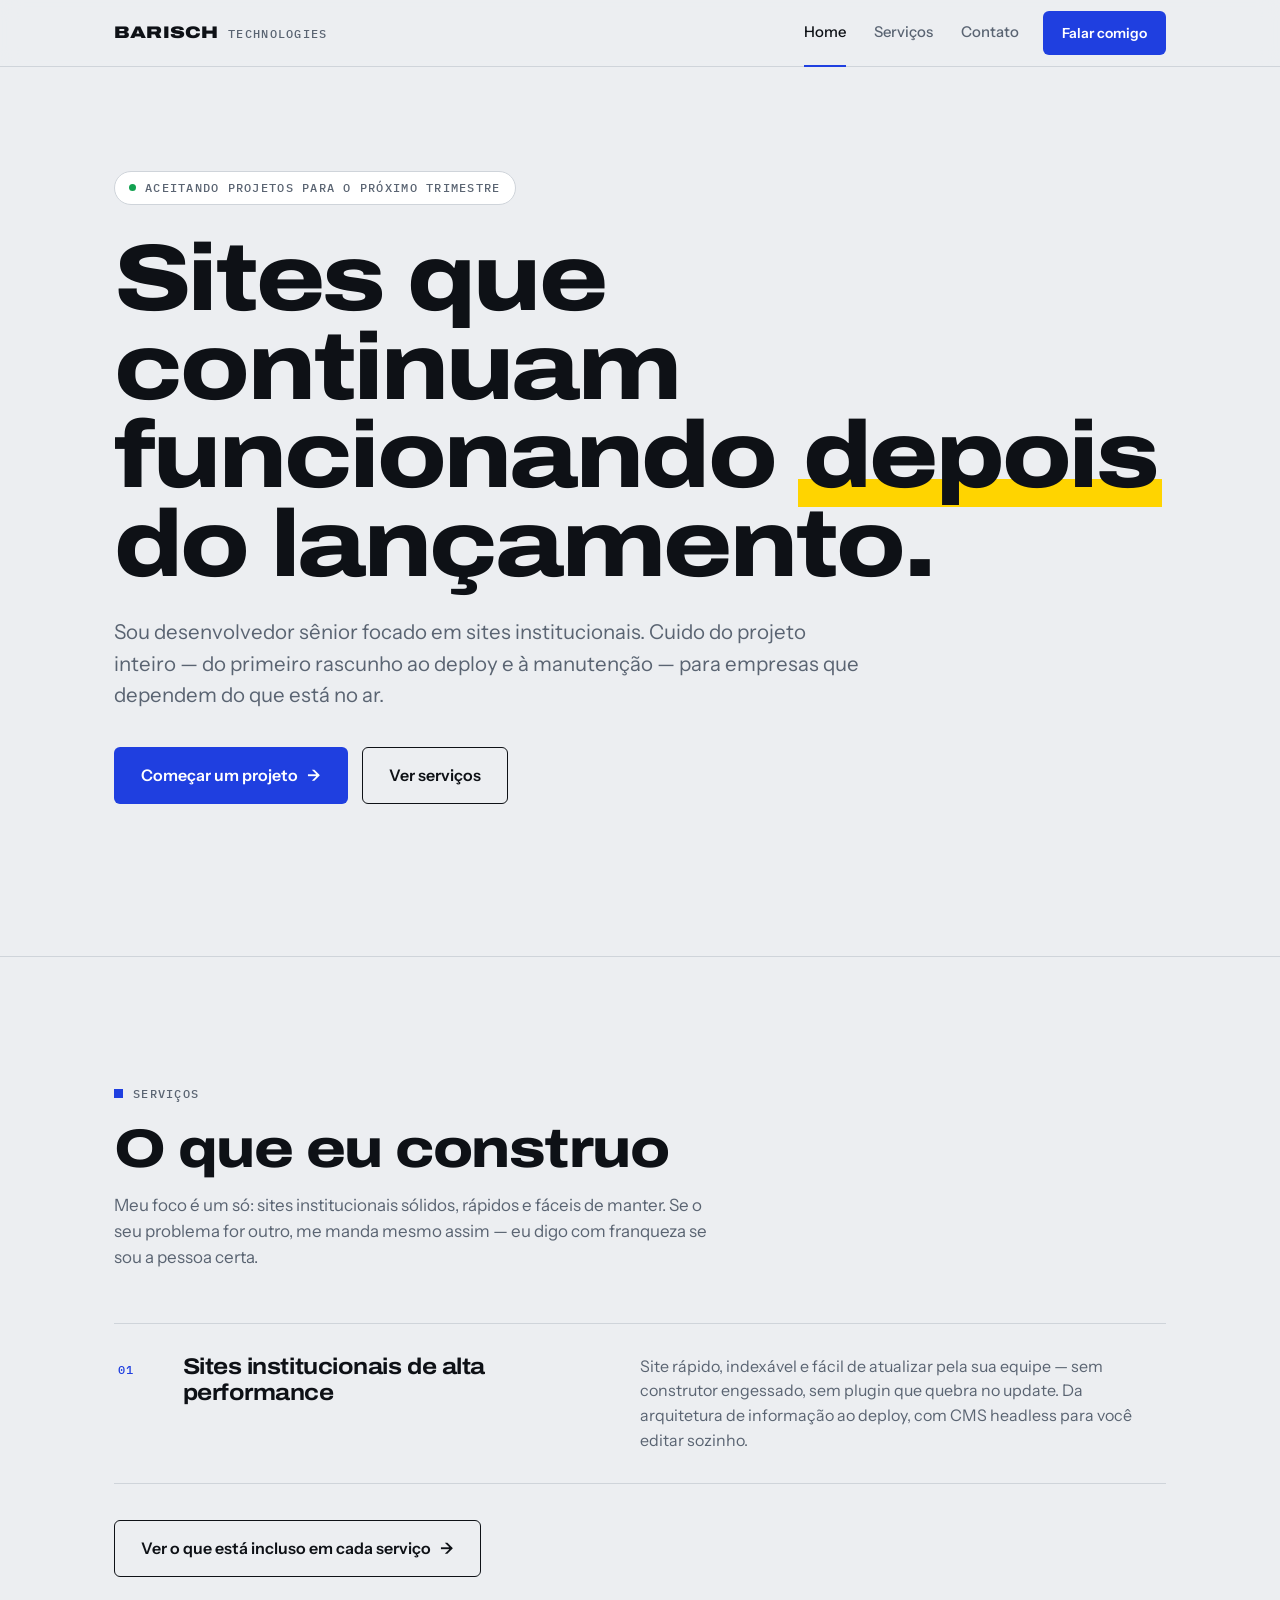
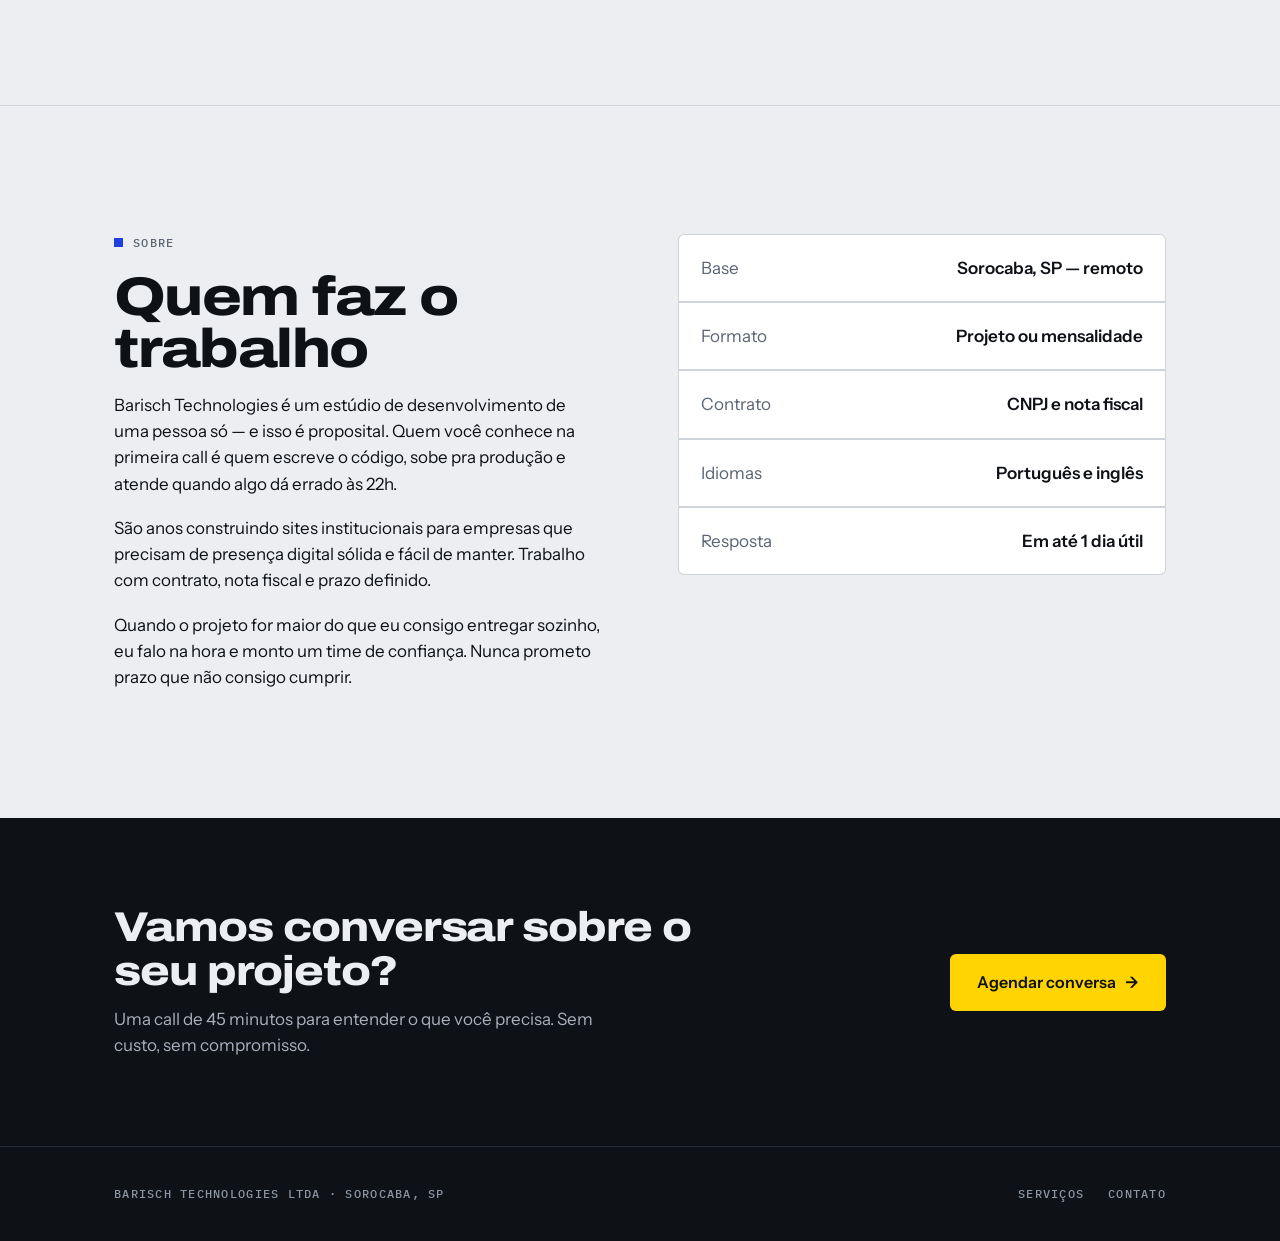
<file: index.html>
<!DOCTYPE html>
<html lang="pt-BR">
<head>
<meta charset="UTF-8">
<meta name="viewport" content="width=device-width, initial-scale=1.0">
<title>Barisch Technologies — Sites institucionais sob medida | Sorocaba</title>
<meta name="description" content="Criação de sites institucionais para empresas: rápidos, indexáveis e fáceis de atualizar — do briefing ao deploy e à manutenção.">

<link rel="preconnect" href="https://fonts.googleapis.com">
<link rel="preconnect" href="https://fonts.gstatic.com" crossorigin>
<link href="https://fonts.googleapis.com/css2?family=Archivo:ital,wdth,wght@0,62..125,100..900&family=Instrument+Sans:wght@400;500;600&family=IBM+Plex+Mono:wght@400;500;600&display=swap" rel="stylesheet">
<link rel="stylesheet" href="assets/styles.css">
</head>
<body>

<header class="nav">
  <div class="wrap nav-in">
    <a href="index.html" class="brand">
      <span class="brand-mark">BARISCH</span>
      <span class="brand-sub mono">Technologies</span>
    </a>
    <nav class="nav-links">
      <a href="index.html" class="active">Home</a>
      <a href="servicos.html">Serviços</a>
      <a href="contato.html">Contato</a>
    </nav>
    <a href="contato.html" class="btn btn-primary">Falar comigo</a>
  </div>
</header>

<main id="topo">

  <!-- ============ HERO ============ -->
  <section class="wrap hero">
    <div class="hero-tag mono"><span class="dot"></span>Aceitando projetos para o próximo trimestre</div>
    <h1 class="display">Sites que continuam funcionando <span class="mark">depois</span> do lançamento.</h1>
    <p class="hero-lead">Sou desenvolvedor sênior focado em sites institucionais. Cuido do projeto inteiro — do primeiro rascunho ao deploy e à manutenção — para empresas que dependem do que está no ar.</p>
    <div class="hero-cta">
      <a href="contato.html" class="btn btn-primary">Começar um projeto <span class="btn-arrow">→</span></a>
      <a href="#servicos" class="btn btn-ghost">Ver serviços</a>
    </div>
  </section>

  <!-- ============ SERVIÇOS (resumo) ============ -->
  <section class="section" id="servicos">
    <div class="wrap">
      <div class="rv">
        <div class="eyebrow mono">Serviços</div>
        <h2 class="section-title display">O que eu construo</h2>
        <p class="section-lead">Meu foco é um só: sites institucionais sólidos, rápidos e fáceis de manter. Se o seu problema for outro, me manda mesmo assim — eu digo com franqueza se sou a pessoa certa.</p>
      </div>

      <div class="svc-list rv">
        <article class="svc">
          <div class="svc-idx mono">01</div>
          <h3>Sites institucionais de alta performance</h3>
          <p>Site rápido, indexável e fácil de atualizar pela sua equipe — sem construtor engessado, sem plugin que quebra no update. Da arquitetura de informação ao deploy, com CMS headless para você editar sozinho.</p>
        </article>
      </div>

      <p class="rv" style="margin-top:36px">
        <a href="servicos.html" class="btn btn-ghost">Ver o que está incluso em cada serviço <span class="btn-arrow">→</span></a>
      </p>
    </div>
  </section>

  <!-- ============ SOBRE ============ -->
  <section class="section" id="sobre">
    <div class="wrap about rv">
      <div>
        <div class="eyebrow mono">Sobre</div>
        <h2 class="section-title display">Quem faz o trabalho</h2>
        <div class="about-body">
          <p>Barisch Technologies é um estúdio de desenvolvimento de uma pessoa só — e isso é proposital. Quem você conhece na primeira call é quem escreve o código, sobe pra produção e atende quando algo dá errado às 22h.</p>
          <p>São anos construindo sites institucionais para empresas que precisam de presença digital sólida e fácil de manter. Trabalho com contrato, nota fiscal e prazo definido.</p>
          <p>Quando o projeto for maior do que eu consigo entregar sozinho, eu falo na hora e monto um time de confiança. Nunca prometo prazo que não consigo cumprir.</p>
        </div>
      </div>
      <dl class="facts">
        <div class="fact"><dt>Base</dt><dd>Sorocaba, SP — remoto</dd></div>
        <div class="fact"><dt>Formato</dt><dd>Projeto ou mensalidade</dd></div>
        <div class="fact"><dt>Contrato</dt><dd>CNPJ e nota fiscal</dd></div>
        <div class="fact"><dt>Idiomas</dt><dd>Português e inglês</dd></div>
        <div class="fact"><dt>Resposta</dt><dd>Em até 1 dia útil</dd></div>
      </dl>
    </div>
  </section>

  <!-- ============ CTA STRIP ============ -->
  <section class="cta-strip">
    <div class="wrap">
      <div>
        <h2>Vamos conversar sobre o seu projeto?</h2>
        <p>Uma call de 45 minutos para entender o que você precisa. Sem custo, sem compromisso.</p>
      </div>
      <a href="contato.html" class="btn btn-primary">Agendar conversa <span class="btn-arrow">→</span></a>
    </div>
  </section>
</main>

<footer>
  <div class="wrap foot-in">
    <div class="mono">Barisch Technologies LTDA · Sorocaba, SP</div>
    <div class="foot-links mono">
      <a href="servicos.html">Serviços</a>
      <a href="contato.html">Contato</a>
    </div>
  </div>
</footer>

<script src="assets/main.js"></script>
</body>
</html>
</file>
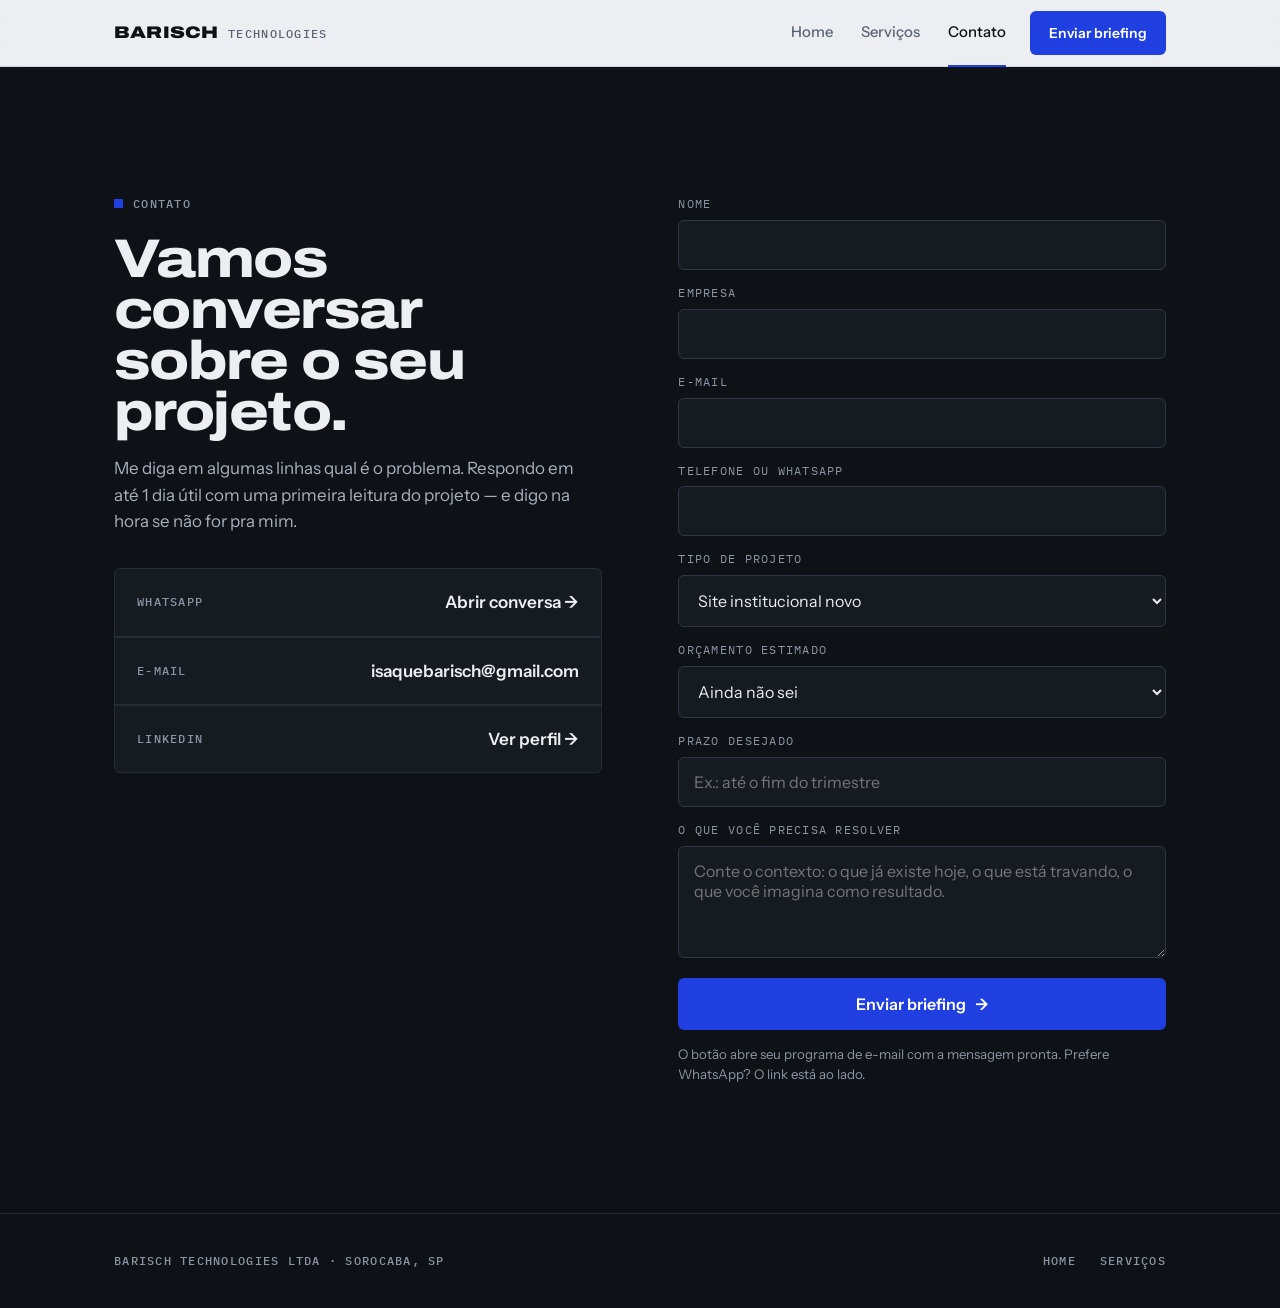
<file: contato.html>
<!DOCTYPE html>
<html lang="pt-BR">
<head>
<meta charset="UTF-8">
<meta name="viewport" content="width=device-width, initial-scale=1.0">
<title>Contato — Barisch Technologies</title>
<meta name="description" content="Comece um projeto com Barisch Technologies. Resposta em até 1 dia útil, contrato com CNPJ e nota fiscal.">

<link rel="preconnect" href="https://fonts.googleapis.com">
<link rel="preconnect" href="https://fonts.gstatic.com" crossorigin>
<link href="https://fonts.googleapis.com/css2?family=Archivo:ital,wdth,wght@0,62..125,100..900&family=Instrument+Sans:wght@400;500;600&family=IBM+Plex+Mono:wght@400;500;600&display=swap" rel="stylesheet">
<link rel="stylesheet" href="assets/styles.css">
</head>
<body>

<header class="nav">
  <div class="wrap nav-in">
    <a href="index.html" class="brand">
      <span class="brand-mark">BARISCH</span>
      <span class="brand-sub mono">Technologies</span>
    </a>
    <nav class="nav-links">
      <a href="index.html">Home</a>
      <a href="servicos.html">Serviços</a>
      <a href="contato.html" class="active">Contato</a>
    </nav>
    <a href="#briefing" class="btn btn-primary">Enviar briefing</a>
  </div>
</header>

<main>

  <!-- ============ CONTACT ============ -->
  <section class="section contact no-border" id="contato">
    <div class="wrap contact-grid">
      <div class="rv">
        <div class="eyebrow mono">Contato</div>
        <h1 class="section-title display">Vamos conversar sobre o seu projeto.</h1>
        <p class="section-lead">Me diga em algumas linhas qual é o problema. Respondo em até 1 dia útil com uma primeira leitura do projeto — e digo na hora se não for pra mim.</p>

        <div class="chan">
          <!-- TROQUE SEU_NUMERO pelo seu WhatsApp: 55 + DDD + número -->
          <a href="https://wa.me/5548996463122" target="_blank" rel="noopener">
            <span class="mono">WhatsApp</span><strong>Abrir conversa →</strong>
          </a>
          <a href="mailto:isaquebarisch@gmail.com">
            <span class="mono">E-mail</span><strong>isaquebarisch@gmail.com</strong>
          </a>
          <a href="https://www.linkedin.com/in/isaquebarisch/" target="_blank" rel="noopener">
            <span class="mono">LinkedIn</span><strong>Ver perfil →</strong>
          </a>
        </div>
      </div>

      <div class="rv">
        <form id="briefing">
          <div class="field">
            <label for="f-nome">Nome</label>
            <input id="f-nome" name="nome" type="text" required autocomplete="name">
          </div>
          <div class="field">
            <label for="f-empresa">Empresa</label>
            <input id="f-empresa" name="empresa" type="text" autocomplete="organization">
          </div>
          <div class="field">
            <label for="f-email">E-mail</label>
            <input id="f-email" name="email" type="email" required autocomplete="email">
          </div>
          <div class="field">
            <label for="f-telefone">Telefone ou WhatsApp</label>
            <input id="f-telefone" name="telefone" type="tel" autocomplete="tel">
          </div>
          <div class="field">
            <label for="f-tipo">Tipo de projeto</label>
            <select id="f-tipo" name="tipo">
              <option>Site institucional novo</option>
              <option>Redesign de site existente</option>
              <option>Manutenção de site existente</option>
              <option>Ainda não sei</option>
            </select>
          </div>
          <div class="field">
            <label for="f-orcamento">Orçamento estimado</label>
            <select id="f-orcamento" name="orcamento">
              <option>Ainda não sei</option>
              <option>Até R$ 500</option>
              <option>R$ 500 a 2 mil</option>
              <option>R$ 2 mil a 5 mil</option>
              <option>Acima de R$ 5 mil</option>
            </select>
          </div>
          <div class="field">
            <label for="f-prazo">Prazo desejado</label>
            <input id="f-prazo" name="prazo" type="text" placeholder="Ex.: até o fim do trimestre">
          </div>
          <div class="field">
            <label for="f-msg">O que você precisa resolver</label>
            <textarea id="f-msg" name="mensagem" required placeholder="Conte o contexto: o que já existe hoje, o que está travando, o que você imagina como resultado."></textarea>
          </div>
          <button type="submit" class="btn btn-primary">Enviar briefing <span class="btn-arrow">→</span></button>
          <p class="form-note">O botão abre seu programa de e-mail com a mensagem pronta. Prefere WhatsApp? O link está ao lado.</p>
        </form>
      </div>
    </div>
  </section>

</main>

<footer>
  <div class="wrap foot-in">
    <div class="mono">Barisch Technologies LTDA · Sorocaba, SP</div>
    <div class="foot-links mono">
      <a href="index.html">Home</a>
      <a href="servicos.html">Serviços</a>
    </div>
  </div>
</footer>

<script src="assets/main.js"></script>
</body>
</html>
</file>
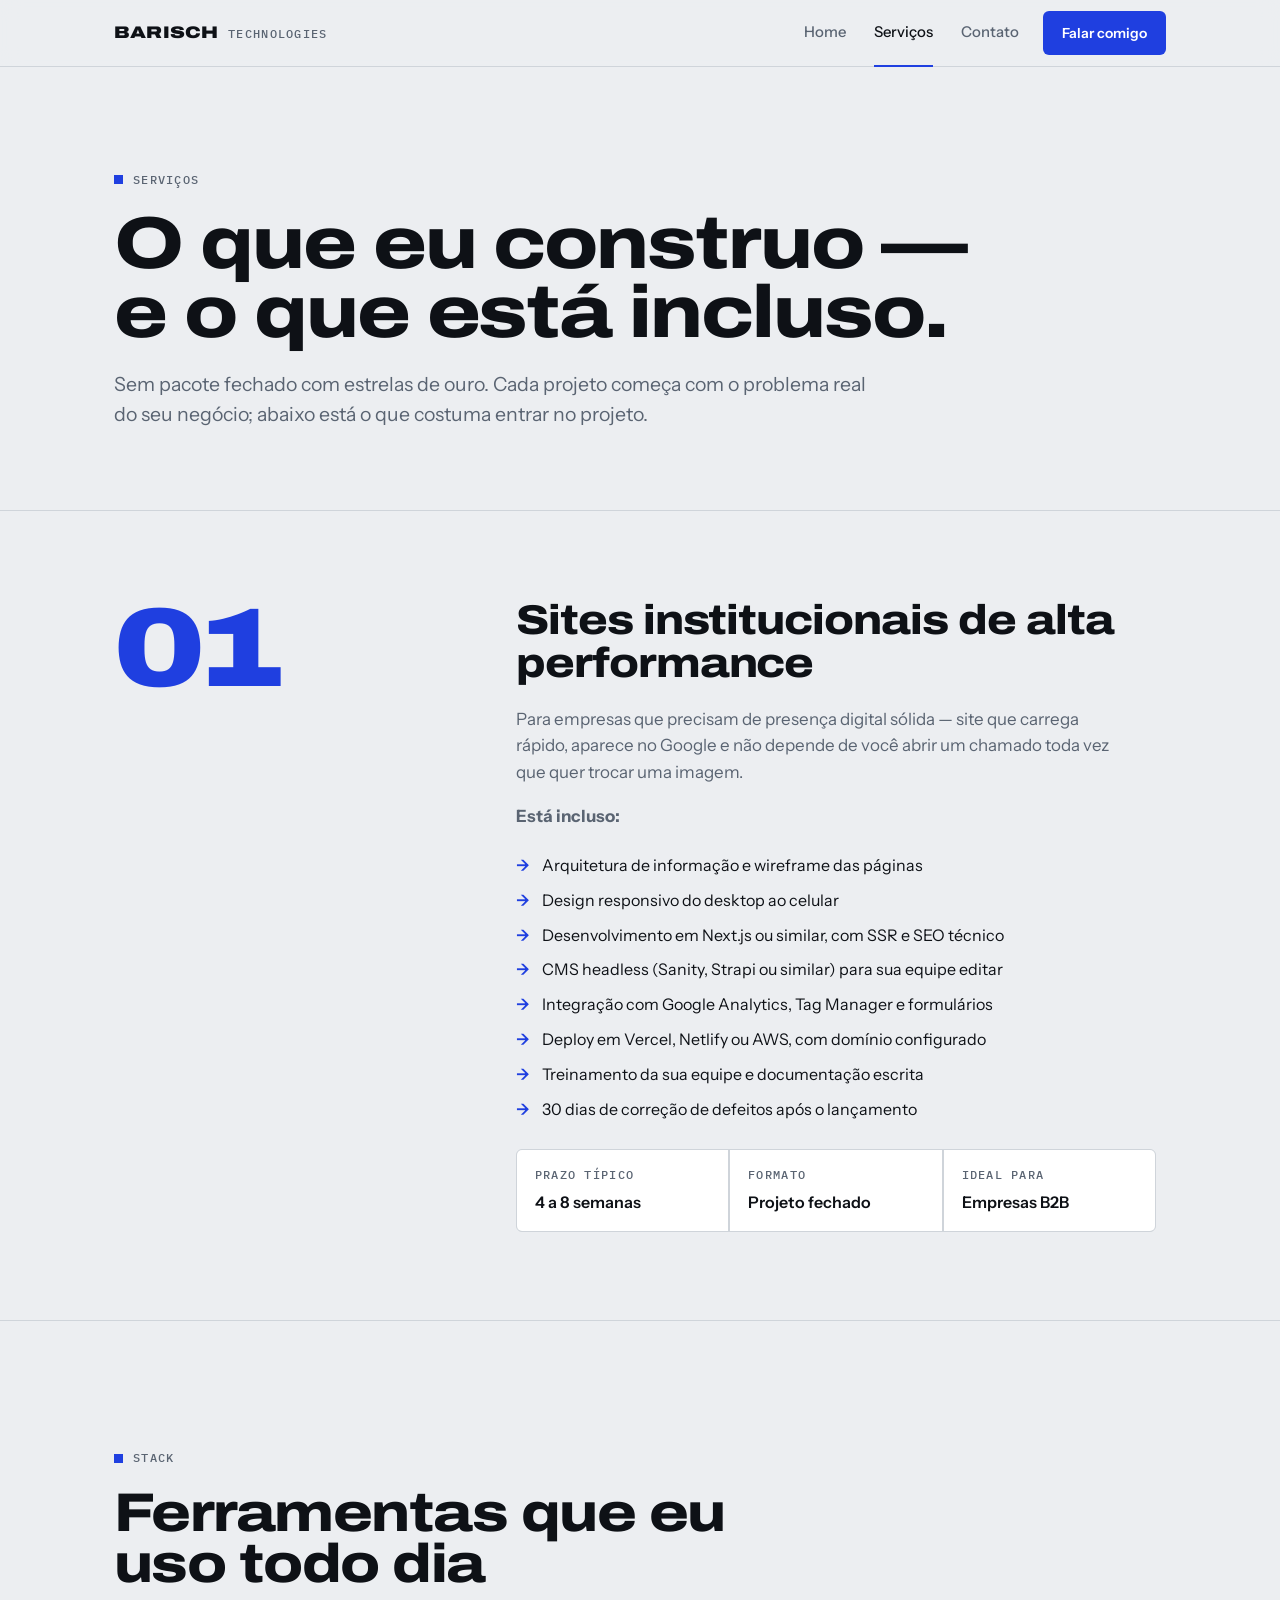
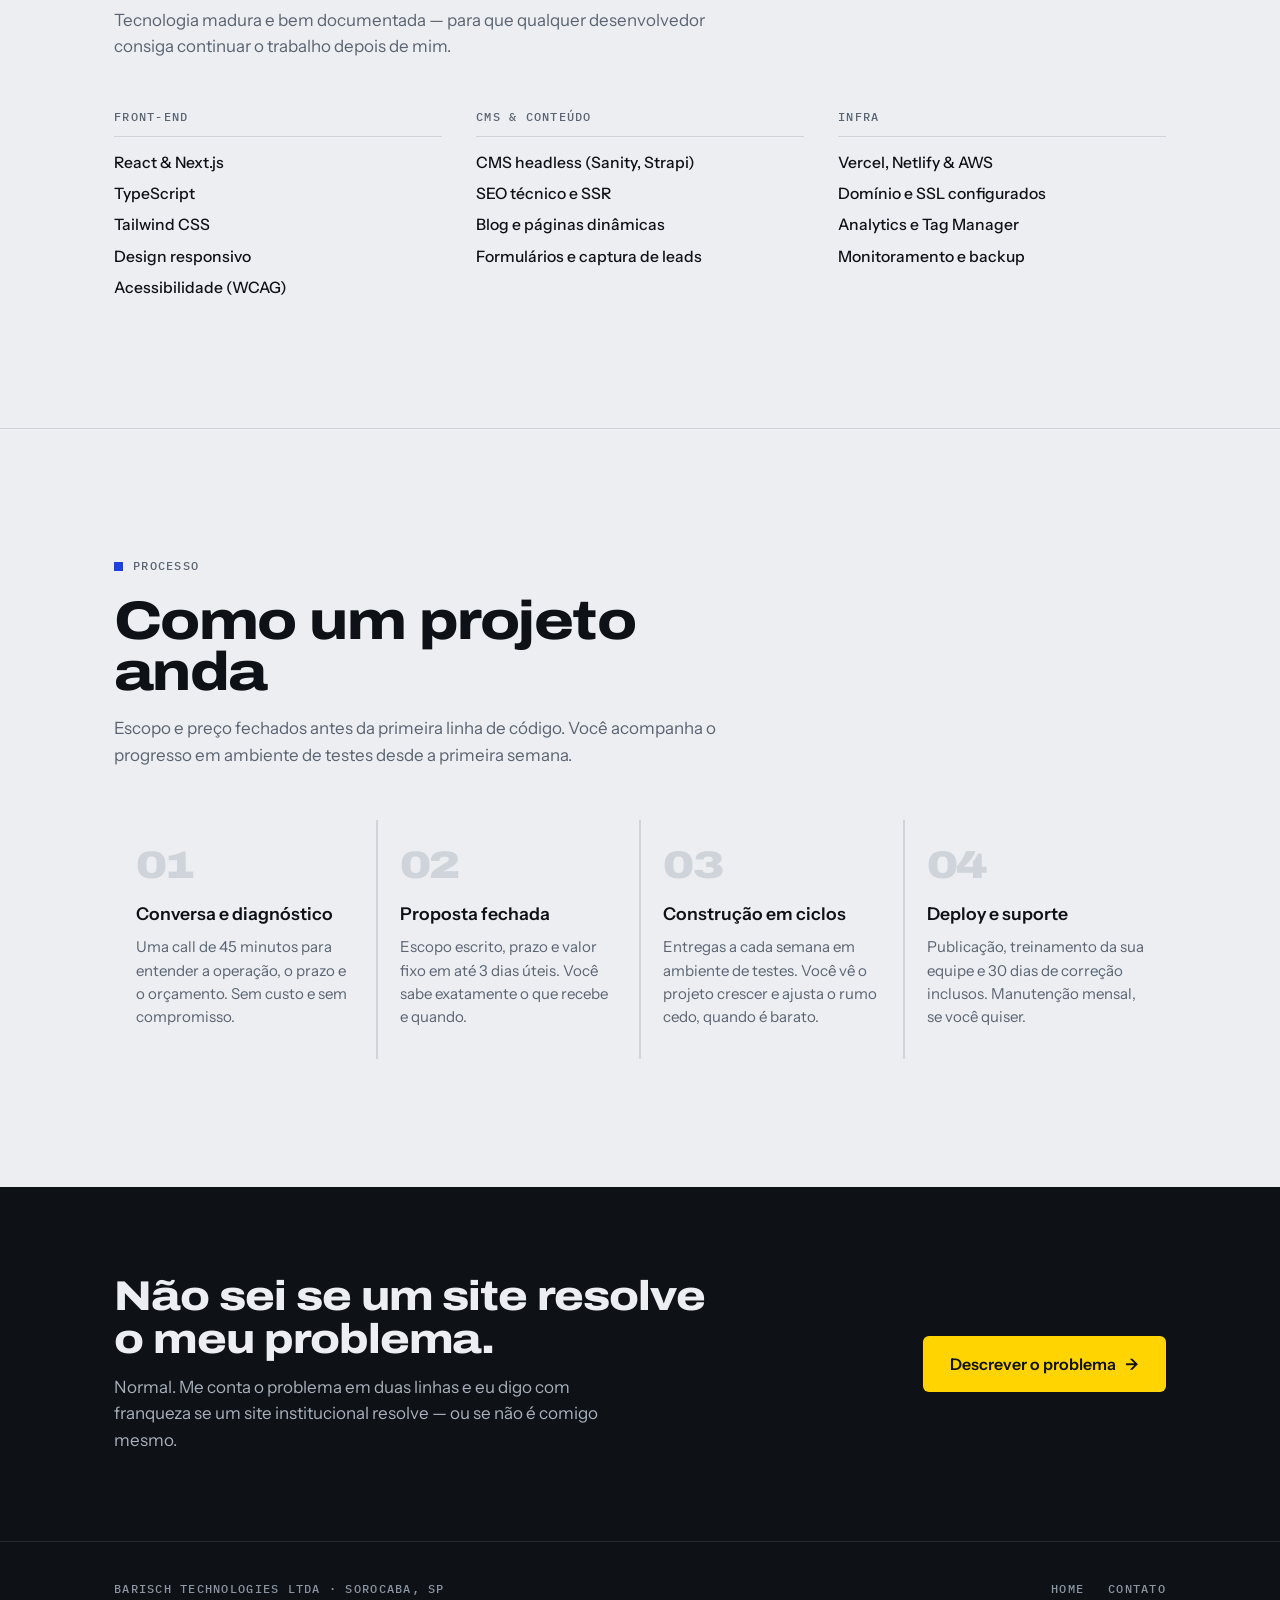
<file: servicos.html>
<!DOCTYPE html>
<html lang="pt-BR">
<head>
<meta charset="UTF-8">
<meta name="viewport" content="width=device-width, initial-scale=1.0">
<title>Serviços — Barisch Technologies</title>
<meta name="description" content="Criação de sites institucionais sob medida: rápidos, indexáveis e fáceis de atualizar pela sua equipe. Escopo fechado e prazo definido.">

<link rel="preconnect" href="https://fonts.googleapis.com">
<link rel="preconnect" href="https://fonts.gstatic.com" crossorigin>
<link href="https://fonts.googleapis.com/css2?family=Archivo:ital,wdth,wght@0,62..125,100..900&family=Instrument+Sans:wght@400;500;600&family=IBM+Plex+Mono:wght@400;500;600&display=swap" rel="stylesheet">
<link rel="stylesheet" href="assets/styles.css">
</head>
<body>

<header class="nav">
  <div class="wrap nav-in">
    <a href="index.html" class="brand">
      <span class="brand-mark">BARISCH</span>
      <span class="brand-sub mono">Technologies</span>
    </a>
    <nav class="nav-links">
      <a href="index.html">Home</a>
      <a href="servicos.html" class="active">Serviços</a>
      <a href="contato.html">Contato</a>
    </nav>
    <a href="contato.html" class="btn btn-primary">Falar comigo</a>
  </div>
</header>

<main>

  <!-- ============ PAGE HEAD ============ -->
  <section class="wrap page-head">
    <div class="rv">
      <div class="eyebrow mono">Serviços</div>
      <h1 class="display">O que eu construo — e o que está incluso.</h1>
      <p class="lead">Sem pacote fechado com estrelas de ouro. Cada projeto começa com o problema real do seu negócio; abaixo está o que costuma entrar no projeto.</p>
    </div>
  </section>

  <!-- ============ SERVICE 01 ============ -->
  <section class="svc-detail" id="sites">
    <div class="wrap rv">
      <div class="svc-detail-grid">
        <div class="svc-detail-num">01</div>
        <div class="svc-detail-body">
          <h2>Sites institucionais de alta performance</h2>
          <p>Para empresas que precisam de presença digital sólida — site que carrega rápido, aparece no Google e não depende de você abrir um chamado toda vez que quer trocar uma imagem.</p>

          <p><strong>Está incluso:</strong></p>
          <ul>
            <li>Arquitetura de informação e wireframe das páginas</li>
            <li>Design responsivo do desktop ao celular</li>
            <li>Desenvolvimento em Next.js ou similar, com SSR e SEO técnico</li>
            <li>CMS headless (Sanity, Strapi ou similar) para sua equipe editar</li>
            <li>Integração com Google Analytics, Tag Manager e formulários</li>
            <li>Deploy em Vercel, Netlify ou AWS, com domínio configurado</li>
            <li>Treinamento da sua equipe e documentação escrita</li>
            <li>30 dias de correção de defeitos após o lançamento</li>
          </ul>

          <dl class="svc-meta-row">
            <div class="svc-meta-cell"><dt class="mono">Prazo típico</dt><dd>4 a 8 semanas</dd></div>
            <div class="svc-meta-cell"><dt class="mono">Formato</dt><dd>Projeto fechado</dd></div>
            <div class="svc-meta-cell"><dt class="mono">Ideal para</dt><dd>Empresas B2B</dd></div>
          </dl>
        </div>
      </div>
    </div>
  </section>

  <!-- ============ STACK ============ -->
  <section class="section">
    <div class="wrap">
      <div class="rv">
        <div class="eyebrow mono">Stack</div>
        <h2 class="section-title display">Ferramentas que eu uso todo dia</h2>
        <p class="section-lead">Tecnologia madura e bem documentada — para que qualquer desenvolvedor consiga continuar o trabalho depois de mim.</p>
      </div>

      <div class="stack-grid rv">
        <div class="stack-col">
          <h4 class="mono">Front-end</h4>
          <ul>
            <li>React &amp; Next.js</li>
            <li>TypeScript</li>
            <li>Tailwind CSS</li>
            <li>Design responsivo</li>
            <li>Acessibilidade (WCAG)</li>
          </ul>
        </div>
        <div class="stack-col">
          <h4 class="mono">CMS &amp; conteúdo</h4>
          <ul>
            <li>CMS headless (Sanity, Strapi)</li>
            <li>SEO técnico e SSR</li>
            <li>Blog e páginas dinâmicas</li>
            <li>Formulários e captura de leads</li>
          </ul>
        </div>
        <div class="stack-col">
          <h4 class="mono">Infra</h4>
          <ul>
            <li>Vercel, Netlify &amp; AWS</li>
            <li>Domínio e SSL configurados</li>
            <li>Analytics e Tag Manager</li>
            <li>Monitoramento e backup</li>
          </ul>
        </div>
      </div>
    </div>
  </section>

  <!-- ============ PROCESSO ============ -->
  <section class="section" id="processo">
    <div class="wrap">
      <div class="rv">
        <div class="eyebrow mono">Processo</div>
        <h2 class="section-title display">Como um projeto anda</h2>
        <p class="section-lead">Escopo e preço fechados antes da primeira linha de código. Você acompanha o progresso em ambiente de testes desde a primeira semana.</p>
      </div>

      <div class="steps rv">
        <div class="step">
          <div class="step-n">01</div>
          <h3>Conversa e diagnóstico</h3>
          <p>Uma call de 45 minutos para entender a operação, o prazo e o orçamento. Sem custo e sem compromisso.</p>
        </div>
        <div class="step">
          <div class="step-n">02</div>
          <h3>Proposta fechada</h3>
          <p>Escopo escrito, prazo e valor fixo em até 3 dias úteis. Você sabe exatamente o que recebe e quando.</p>
        </div>
        <div class="step">
          <div class="step-n">03</div>
          <h3>Construção em ciclos</h3>
          <p>Entregas a cada semana em ambiente de testes. Você vê o projeto crescer e ajusta o rumo cedo, quando é barato.</p>
        </div>
        <div class="step">
          <div class="step-n">04</div>
          <h3>Deploy e suporte</h3>
          <p>Publicação, treinamento da sua equipe e 30 dias de correção inclusos. Manutenção mensal, se você quiser.</p>
        </div>
      </div>
    </div>
  </section>

  <!-- ============ CTA STRIP ============ -->
  <section class="cta-strip">
    <div class="wrap">
      <div>
        <h2>Não sei se um site resolve o meu problema.</h2>
        <p>Normal. Me conta o problema em duas linhas e eu digo com franqueza se um site institucional resolve — ou se não é comigo mesmo.</p>
      </div>
      <a href="contato.html" class="btn btn-primary">Descrever o problema <span class="btn-arrow">→</span></a>
    </div>
  </section>
</main>

<footer>
  <div class="wrap foot-in">
    <div class="mono">Barisch Technologies LTDA · Sorocaba, SP</div>
    <div class="foot-links mono">
      <a href="index.html">Home</a>
      <a href="contato.html">Contato</a>
    </div>
  </div>
</footer>

<script src="assets/main.js"></script>
</body>
</html>
</file>
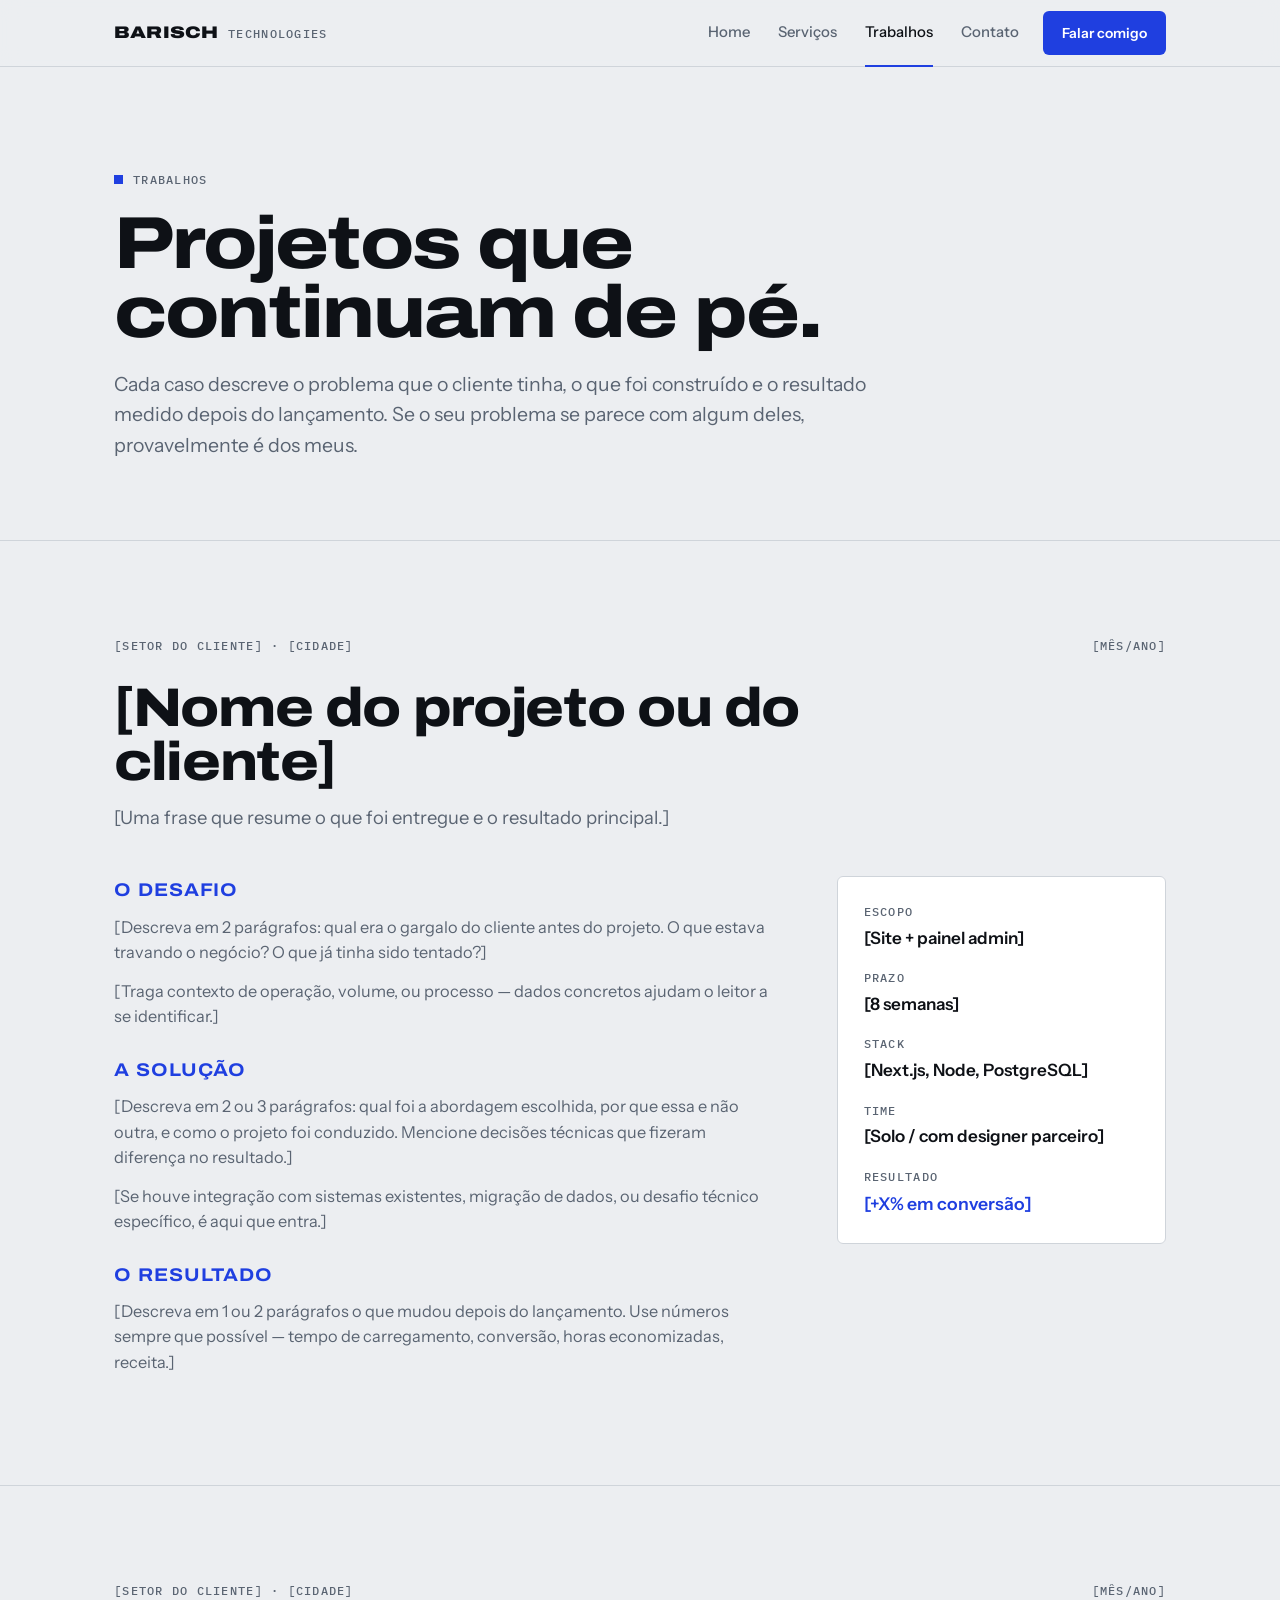
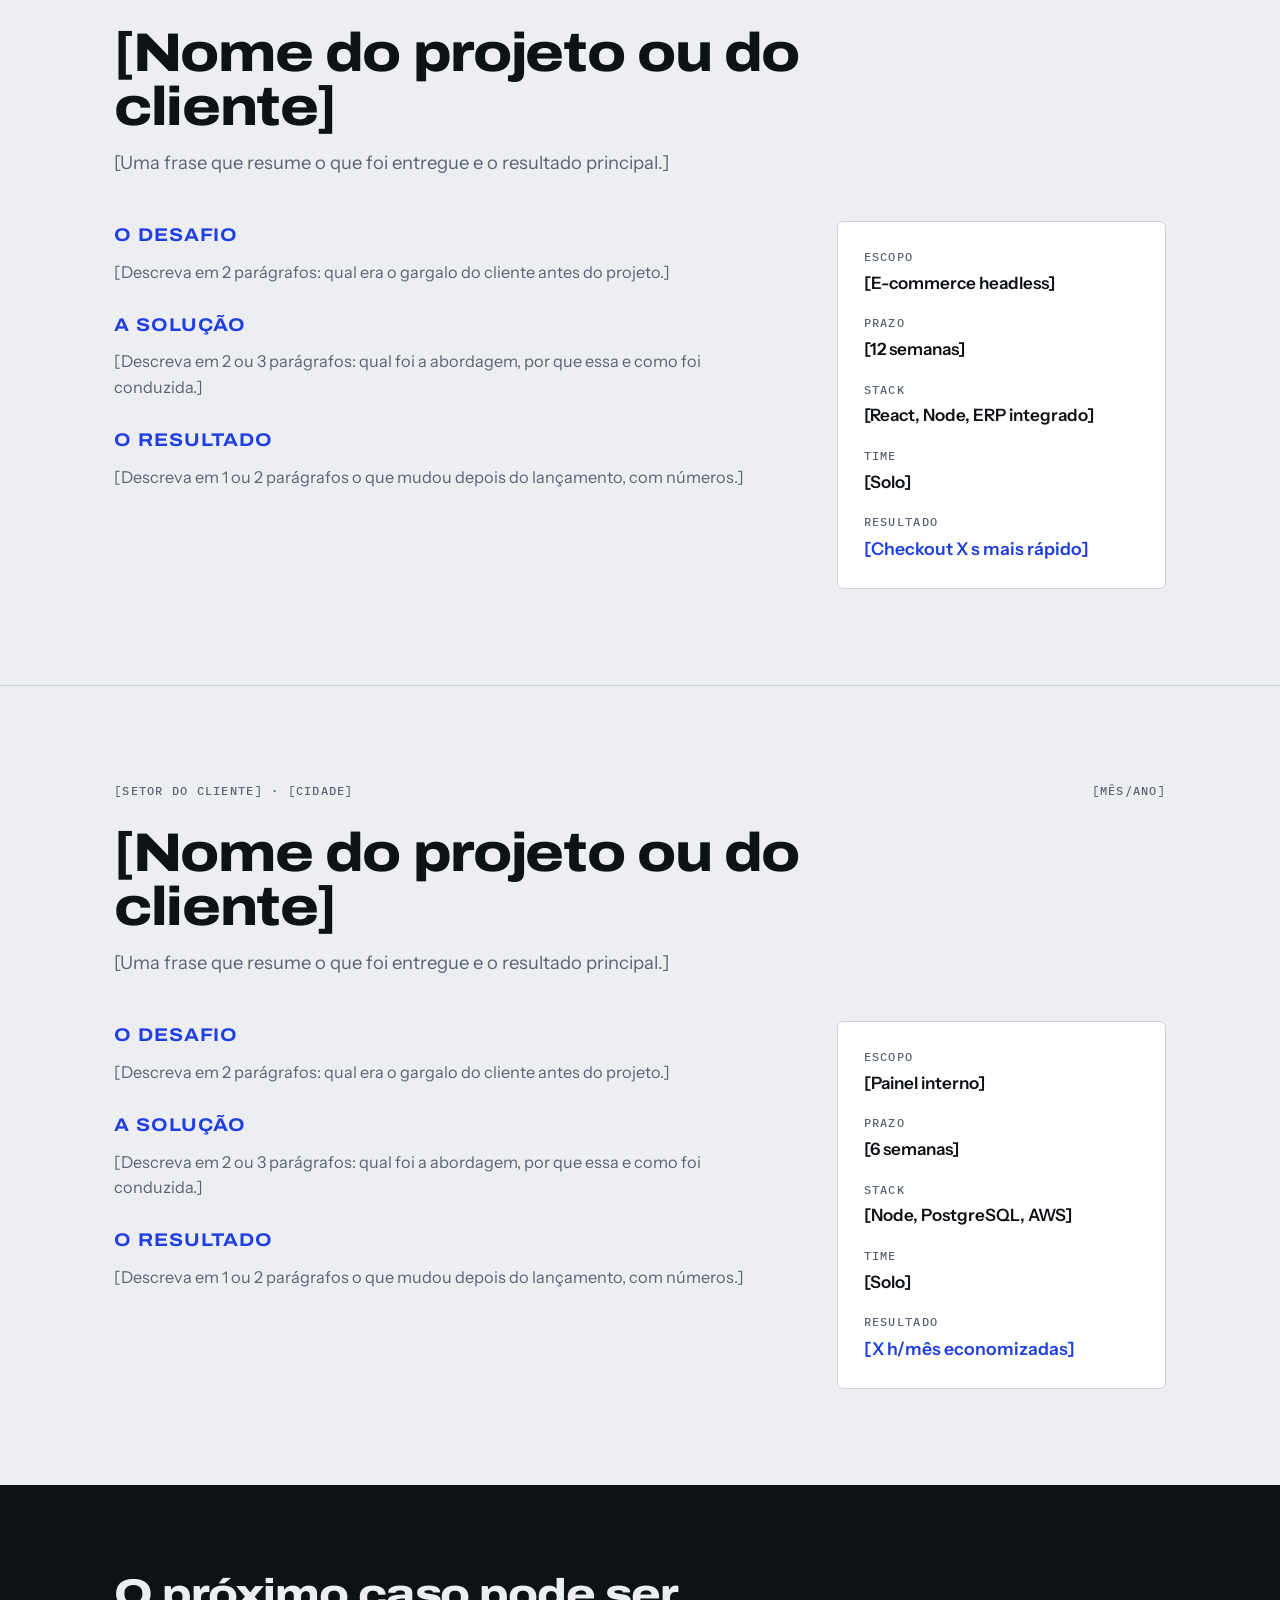
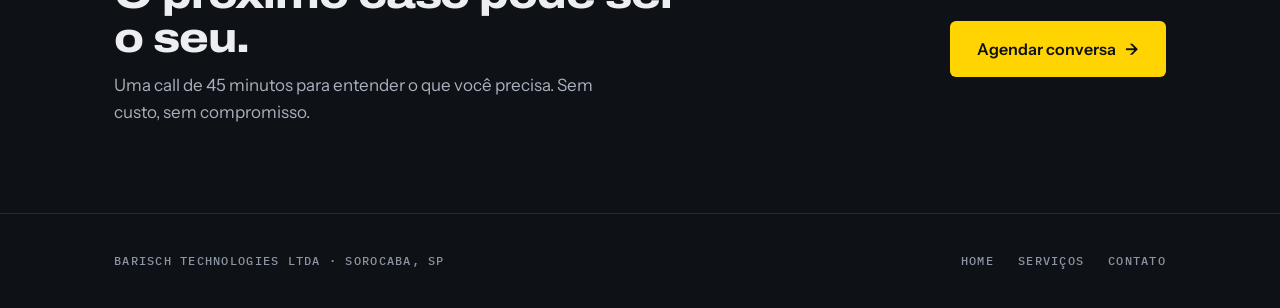
<file: trabalhos.html>
<!DOCTYPE html>
<html lang="pt-BR">
<head>
<meta charset="UTF-8">
<meta name="viewport" content="width=device-width, initial-scale=1.0">
<title>Trabalhos — Barisch Technologies</title>
<meta name="description" content="Projetos entregues por Barisch Technologies: sites, aplicações web e integrações. Cada caso com o problema, a solução e o resultado medido.">

<link rel="preconnect" href="https://fonts.googleapis.com">
<link rel="preconnect" href="https://fonts.gstatic.com" crossorigin>
<link href="https://fonts.googleapis.com/css2?family=Archivo:ital,wdth,wght@0,62..125,100..900&family=Instrument+Sans:wght@400;500;600&family=IBM+Plex+Mono:wght@400;500;600&display=swap" rel="stylesheet">
<link rel="stylesheet" href="assets/styles.css">
</head>
<body>

<header class="nav">
  <div class="wrap nav-in">
    <a href="index.html" class="brand">
      <span class="brand-mark">BARISCH</span>
      <span class="brand-sub mono">Technologies</span>
    </a>
    <nav class="nav-links">
      <a href="index.html">Home</a>
      <a href="servicos.html">Serviços</a>
      <a href="trabalhos.html" class="active">Trabalhos</a>
      <a href="contato.html">Contato</a>
    </nav>
    <a href="contato.html" class="btn btn-primary">Falar comigo</a>
  </div>
</header>

<main>

  <!-- ============ PAGE HEAD ============ -->
  <section class="wrap page-head">
    <div class="rv">
      <div class="eyebrow mono">Trabalhos</div>
      <h1 class="display">Projetos que continuam de pé.</h1>
      <p class="lead">Cada caso descreve o problema que o cliente tinha, o que foi construído e o resultado medido depois do lançamento. Se o seu problema se parece com algum deles, provavelmente é dos meus.</p>
    </div>
  </section>

  <!-- ============ CASE 01 ============ -->
  <!-- SUBSTITUA por um caso real -->
  <section class="case" id="caso-01">
    <div class="wrap rv">
      <div class="case-head mono">
        <span>[Setor do cliente] · [Cidade]</span>
        <span>[Mês/Ano]</span>
      </div>
      <h2>[Nome do projeto ou do cliente]</h2>
      <p class="case-tagline">[Uma frase que resume o que foi entregue e o resultado principal.]</p>

      <div class="case-body">
        <div class="case-content">
          <h3>O desafio</h3>
          <p>[Descreva em 2 parágrafos: qual era o gargalo do cliente antes do projeto. O que estava travando o negócio? O que já tinha sido tentado?]</p>
          <p>[Traga contexto de operação, volume, ou processo — dados concretos ajudam o leitor a se identificar.]</p>

          <h3>A solução</h3>
          <p>[Descreva em 2 ou 3 parágrafos: qual foi a abordagem escolhida, por que essa e não outra, e como o projeto foi conduzido. Mencione decisões técnicas que fizeram diferença no resultado.]</p>
          <p>[Se houve integração com sistemas existentes, migração de dados, ou desafio técnico específico, é aqui que entra.]</p>

          <h3>O resultado</h3>
          <p>[Descreva em 1 ou 2 parágrafos o que mudou depois do lançamento. Use números sempre que possível — tempo de carregamento, conversão, horas economizadas, receita.]</p>
        </div>

        <aside class="case-side">
          <dl>
            <div><dt class="mono">Escopo</dt><dd>[Site + painel admin]</dd></div>
            <div><dt class="mono">Prazo</dt><dd>[8 semanas]</dd></div>
            <div><dt class="mono">Stack</dt><dd>[Next.js, Node, PostgreSQL]</dd></div>
            <div><dt class="mono">Time</dt><dd>[Solo / com designer parceiro]</dd></div>
            <div><dt class="mono">Resultado</dt><dd class="win">[+X% em conversão]</dd></div>
          </dl>
        </aside>
      </div>
    </div>
  </section>

  <!-- ============ CASE 02 ============ -->
  <section class="case" id="caso-02">
    <div class="wrap rv">
      <div class="case-head mono">
        <span>[Setor do cliente] · [Cidade]</span>
        <span>[Mês/Ano]</span>
      </div>
      <h2>[Nome do projeto ou do cliente]</h2>
      <p class="case-tagline">[Uma frase que resume o que foi entregue e o resultado principal.]</p>

      <div class="case-body">
        <div class="case-content">
          <h3>O desafio</h3>
          <p>[Descreva em 2 parágrafos: qual era o gargalo do cliente antes do projeto.]</p>

          <h3>A solução</h3>
          <p>[Descreva em 2 ou 3 parágrafos: qual foi a abordagem, por que essa e como foi conduzida.]</p>

          <h3>O resultado</h3>
          <p>[Descreva em 1 ou 2 parágrafos o que mudou depois do lançamento, com números.]</p>
        </div>

        <aside class="case-side">
          <dl>
            <div><dt class="mono">Escopo</dt><dd>[E-commerce headless]</dd></div>
            <div><dt class="mono">Prazo</dt><dd>[12 semanas]</dd></div>
            <div><dt class="mono">Stack</dt><dd>[React, Node, ERP integrado]</dd></div>
            <div><dt class="mono">Time</dt><dd>[Solo]</dd></div>
            <div><dt class="mono">Resultado</dt><dd class="win">[Checkout X s mais rápido]</dd></div>
          </dl>
        </aside>
      </div>
    </div>
  </section>

  <!-- ============ CASE 03 ============ -->
  <section class="case" id="caso-03">
    <div class="wrap rv">
      <div class="case-head mono">
        <span>[Setor do cliente] · [Cidade]</span>
        <span>[Mês/Ano]</span>
      </div>
      <h2>[Nome do projeto ou do cliente]</h2>
      <p class="case-tagline">[Uma frase que resume o que foi entregue e o resultado principal.]</p>

      <div class="case-body">
        <div class="case-content">
          <h3>O desafio</h3>
          <p>[Descreva em 2 parágrafos: qual era o gargalo do cliente antes do projeto.]</p>

          <h3>A solução</h3>
          <p>[Descreva em 2 ou 3 parágrafos: qual foi a abordagem, por que essa e como foi conduzida.]</p>

          <h3>O resultado</h3>
          <p>[Descreva em 1 ou 2 parágrafos o que mudou depois do lançamento, com números.]</p>
        </div>

        <aside class="case-side">
          <dl>
            <div><dt class="mono">Escopo</dt><dd>[Painel interno]</dd></div>
            <div><dt class="mono">Prazo</dt><dd>[6 semanas]</dd></div>
            <div><dt class="mono">Stack</dt><dd>[Node, PostgreSQL, AWS]</dd></div>
            <div><dt class="mono">Time</dt><dd>[Solo]</dd></div>
            <div><dt class="mono">Resultado</dt><dd class="win">[X h/mês economizadas]</dd></div>
          </dl>
        </aside>
      </div>
    </div>
  </section>


  <!-- ============ CTA STRIP ============ -->
  <section class="cta-strip">
    <div class="wrap">
      <div>
        <h2>O próximo caso pode ser o seu.</h2>
        <p>Uma call de 45 minutos para entender o que você precisa. Sem custo, sem compromisso.</p>
      </div>
      <a href="contato.html" class="btn btn-primary">Agendar conversa <span class="btn-arrow">→</span></a>
    </div>
  </section>
</main>

<footer>
  <div class="wrap foot-in">
    <div class="mono">Barisch Technologies LTDA · Sorocaba, SP</div>
    <div class="foot-links mono">
      <a href="index.html">Home</a>
      <a href="servicos.html">Serviços</a>
      <a href="contato.html">Contato</a>
    </div>
  </div>
</footer>

<script src="assets/main.js"></script>
</body>
</html>
</file>
<file: assets/styles.css>
/* =========================================================
   Barisch Technologies — shared stylesheet
   Design tokens, layout primitives and components used
   across every page. Keep this file as the single source
   of truth. Per-page tweaks go in a <style> block in the
   individual HTML file.
   ========================================================= */

:root{
  --paper:#ECEEF1;
  --panel:#FFFFFF;
  --ink:#0E1116;
  --slate:#5A6472;
  --line:#CFD4DA;
  --cobalt:#1F3FE0;
  --sinal:#FFD400;
  --radius:6px;
  --gutter:clamp(20px,5vw,64px);
  --maxw:1180px;
}

*{box-sizing:border-box;margin:0;padding:0}
html{scroll-behavior:smooth;-webkit-text-size-adjust:100%}
body{
  background:var(--paper);
  color:var(--ink);
  font-family:"Instrument Sans",system-ui,sans-serif;
  font-size:17px;
  line-height:1.55;
  -webkit-font-smoothing:antialiased;
  overflow-x:hidden;
}
a{color:inherit;text-decoration:none}
img{max-width:100%;display:block}
::selection{background:var(--sinal);color:var(--ink)}
:focus-visible{outline:3px solid var(--cobalt);outline-offset:3px;border-radius:2px}

/* ---------- type roles ---------- */
.display{
  font-family:"Archivo",system-ui,sans-serif;
  font-variation-settings:"wdth" 118;
  font-weight:800;
  line-height:0.94;
  letter-spacing:-0.028em;
}
.mono{
  font-family:"IBM Plex Mono",ui-monospace,monospace;
  font-size:0.72rem;
  letter-spacing:0.11em;
  text-transform:uppercase;
  font-weight:500;
}

.wrap{max-width:var(--maxw);margin:0 auto;padding-inline:var(--gutter)}

/* ---------- nav ---------- */
.nav{
  position:sticky;top:0;z-index:50;
  background:rgba(236,238,241,.86);
  backdrop-filter:blur(10px);
  border-bottom:1px solid var(--line);
}
.nav-in{display:flex;align-items:center;gap:24px;height:66px}
.brand{display:flex;align-items:baseline;gap:10px;margin-right:auto}
.brand-mark{
  font-family:"Archivo",sans-serif;font-variation-settings:"wdth" 125;
  font-weight:900;font-size:1.05rem;letter-spacing:0.01em;
}
.brand-sub{color:var(--slate)}
.nav-links{display:flex;gap:28px}
.nav-links a{font-size:.93rem;font-weight:500;color:var(--slate);transition:color .18s;position:relative}
.nav-links a:hover{color:var(--ink)}
.nav-links a.active{color:var(--ink)}
.nav-links a.active::after{
  content:"";position:absolute;left:0;right:0;bottom:-22px;
  height:2px;background:var(--cobalt);
}
.nav .btn{padding:10px 18px;font-size:.87rem}

/* ---------- buttons ---------- */
.btn{
  display:inline-flex;align-items:center;gap:9px;
  padding:15px 26px;border-radius:var(--radius);
  font-family:"Instrument Sans",sans-serif;font-weight:600;font-size:1rem;
  border:1px solid transparent;cursor:pointer;
  transition:transform .16s ease, background .16s ease, color .16s ease;
}
.btn-primary{background:var(--cobalt);color:#fff}
.btn-primary:hover{background:#1730B8;transform:translateY(-2px)}
.btn-ghost{border-color:var(--ink);color:var(--ink);background:transparent}
.btn-ghost:hover{background:var(--ink);color:var(--paper);transform:translateY(-2px)}
.btn-arrow{transition:transform .16s ease}
.btn:hover .btn-arrow{transform:translateX(3px)}

/* ---------- section scaffolding ---------- */
.section{padding-block:clamp(72px,10vw,132px);border-top:1px solid var(--line)}
.section.no-border{border-top:none}
.eyebrow{display:flex;align-items:center;gap:10px;color:var(--slate);margin-bottom:20px}
.eyebrow::before{content:"";width:9px;height:9px;background:var(--cobalt);flex:none}
.section-title{font-size:clamp(2rem,4.6vw,3.4rem);max-width:16ch;margin-bottom:18px}
.section-lead{color:var(--slate);max-width:56ch;font-size:1.06rem}

/* ---------- page header (inner pages) ---------- */
.page-head{padding-top:clamp(56px,9vw,104px);padding-bottom:clamp(48px,7vw,80px)}
.page-head h1{font-size:clamp(2.4rem,6.4vw,4.6rem);max-width:16ch;margin-bottom:22px}
.page-head .lead{font-size:clamp(1.05rem,1.7vw,1.22rem);color:var(--slate);max-width:58ch}

/* ---------- hero ---------- */
.hero{padding-top:clamp(56px,9vw,104px);padding-bottom:clamp(56px,8vw,96px)}
.hero-tag{
  display:inline-flex;align-items:center;gap:9px;color:var(--slate);
  border:1px solid var(--line);background:var(--panel);
  padding:7px 14px;border-radius:100px;margin-bottom:30px;
}
.dot{width:7px;height:7px;border-radius:50%;background:#12A150;flex:none}
.hero h1{font-size:clamp(2.6rem,7.6vw,5.9rem);max-width:15ch;margin-bottom:26px}
.mark{
  background:linear-gradient(to top,var(--sinal) 0 .30em,transparent .30em);
  padding-inline:.05em;
}
.hero-lead{font-size:clamp(1.05rem,1.9vw,1.28rem);color:var(--slate);max-width:54ch;margin-bottom:36px}
.hero-cta{display:flex;flex-wrap:wrap;gap:14px;margin-bottom:56px}

/* ---------- services list ---------- */
.svc-list{margin-top:52px;border-top:1px solid var(--line)}
.svc{
  display:grid;grid-template-columns:auto 1.1fr 1.4fr;gap:clamp(16px,4vw,48px);
  align-items:start;padding:30px 4px;border-bottom:1px solid var(--line);
  transition:background .2s ease,padding-inline .2s ease;
}
.svc:hover{background:var(--panel);padding-inline:20px}
.svc-idx{color:var(--cobalt);padding-top:7px}
.svc h3{font-family:"Archivo",sans-serif;font-variation-settings:"wdth" 112;font-weight:700;font-size:1.42rem;letter-spacing:-0.02em;line-height:1.15}
.svc p{color:var(--slate);font-size:1rem}

/* ---------- service detail (servicos.html) ---------- */
.svc-detail{padding-block:clamp(56px,7vw,88px);border-top:1px solid var(--line)}
.svc-detail-grid{display:grid;grid-template-columns:1fr 2fr;gap:clamp(24px,6vw,80px);align-items:start}
.svc-detail-num{
  font-family:"Archivo",sans-serif;font-variation-settings:"wdth" 125;
  font-weight:900;font-size:clamp(4rem,10vw,7rem);line-height:.9;
  letter-spacing:-0.04em;color:var(--cobalt);
}
.svc-detail h2{font-family:"Archivo",sans-serif;font-variation-settings:"wdth" 115;font-weight:800;font-size:clamp(1.8rem,3.6vw,2.6rem);letter-spacing:-0.025em;line-height:1.05;margin-bottom:20px}
.svc-detail-body p{color:var(--slate);font-size:1.06rem;margin-bottom:18px;max-width:56ch}
.svc-detail-body ul{list-style:none;display:grid;gap:10px;margin:24px 0;max-width:56ch}
.svc-detail-body ul li{display:flex;gap:12px;font-size:1rem}
.svc-detail-body ul li::before{content:"→";color:var(--cobalt);font-weight:600;flex:none}
.svc-meta-row{display:grid;grid-template-columns:repeat(auto-fit,minmax(160px,1fr));gap:2px;background:var(--line);border:1px solid var(--line);border-radius:var(--radius);overflow:hidden;margin-top:28px;max-width:640px}
.svc-meta-cell{background:var(--panel);padding:16px 18px}
.svc-meta-cell dt{color:var(--slate);margin-bottom:6px}
.svc-meta-cell dd{font-weight:600;font-size:1rem}

/* ---------- case study (trabalhos.html) ---------- */
.case{padding-block:clamp(56px,8vw,96px);border-top:1px solid var(--line)}
.case-head{display:flex;justify-content:space-between;align-items:baseline;gap:20px;flex-wrap:wrap;margin-bottom:26px;color:var(--slate)}
.case h2{font-family:"Archivo",sans-serif;font-variation-settings:"wdth" 115;font-weight:800;font-size:clamp(2rem,4.6vw,3.4rem);letter-spacing:-0.025em;line-height:1;margin-bottom:14px;max-width:20ch}
.case-tagline{color:var(--slate);font-size:1.15rem;max-width:52ch;margin-bottom:44px}
.case-body{display:grid;grid-template-columns:2fr 1fr;gap:clamp(28px,5vw,64px);align-items:start}
.case-content h3{font-family:"Archivo",sans-serif;font-variation-settings:"wdth" 112;font-weight:700;font-size:1.15rem;letter-spacing:-0.01em;color:var(--cobalt);margin:26px 0 10px;text-transform:uppercase;letter-spacing:.05em}
.case-content h3:first-child{margin-top:0}
.case-content p{color:var(--slate);font-size:1.02rem;margin-bottom:14px;max-width:60ch}
.case-side{background:var(--panel);border:1px solid var(--line);border-radius:var(--radius);padding:26px;position:sticky;top:84px}
.case-side dl{display:grid;gap:18px}
.case-side dt{color:var(--slate);margin-bottom:4px}
.case-side dd{font-weight:600}
.case-side .win{color:var(--cobalt);font-size:1.1rem}

/* ---------- stack ---------- */
.stack-grid{display:grid;grid-template-columns:repeat(auto-fit,minmax(210px,1fr));gap:34px;margin-top:48px}
.stack-col h4{color:var(--slate);margin-bottom:14px;padding-bottom:10px;border-bottom:1px solid var(--line)}
.stack-col ul{list-style:none;display:grid;gap:7px}
.stack-col li{font-size:.98rem;font-weight:500}

/* ---------- process ---------- */
.steps{display:grid;grid-template-columns:repeat(auto-fit,minmax(215px,1fr));gap:2px;margin-top:52px;background:var(--line)}
.step{background:var(--paper);padding:26px 22px 30px}
.step-n{
  font-family:"Archivo",sans-serif;font-variation-settings:"wdth" 125;font-weight:900;
  font-size:2.4rem;line-height:1;color:var(--line);letter-spacing:-0.03em;margin-bottom:16px;
}
.step h3{font-size:1.1rem;font-weight:600;margin-bottom:8px}
.step p{color:var(--slate);font-size:.94rem}

/* ---------- about ---------- */
.about{display:grid;grid-template-columns:1fr 1fr;gap:clamp(30px,6vw,80px);align-items:start}
.about-body p{margin-bottom:18px;font-size:1.06rem}
.about-body p:last-child{margin-bottom:0}
.facts{display:grid;gap:2px;background:var(--line);border:1px solid var(--line);border-radius:var(--radius);overflow:hidden}
.fact{background:var(--panel);padding:20px 22px;display:flex;justify-content:space-between;gap:16px;align-items:baseline}
.fact dt{color:var(--slate)}
.fact dd{font-weight:600;text-align:right}

/* ---------- quotes ---------- */
.quotes{display:grid;grid-template-columns:repeat(auto-fit,minmax(280px,1fr));gap:22px;margin-top:48px}
.quote{background:var(--panel);border:1px solid var(--line);border-radius:var(--radius);padding:28px}
.quote p{font-size:1.05rem;margin-bottom:20px}
.quote footer{display:flex;flex-direction:column;gap:2px;border-top:1px solid var(--line);padding-top:14px}
.quote cite{font-style:normal;font-weight:600;font-size:.95rem}
.quote small{color:var(--slate);font-size:.85rem}

/* ---------- CTA strip ---------- */
.cta-strip{background:var(--ink);color:var(--paper);padding-block:clamp(56px,7vw,88px)}
.cta-strip .wrap{display:flex;justify-content:space-between;align-items:center;gap:32px;flex-wrap:wrap}
.cta-strip h2{font-family:"Archivo",sans-serif;font-variation-settings:"wdth" 115;font-weight:800;font-size:clamp(1.7rem,3.6vw,2.6rem);letter-spacing:-0.025em;line-height:1.05;max-width:20ch}
.cta-strip p{color:#A7B0BC;margin-top:12px;max-width:44ch}
.cta-strip .btn-primary{background:var(--sinal);color:var(--ink)}
.cta-strip .btn-primary:hover{background:#F5CD00}

/* ---------- contact ---------- */
.contact{background:var(--ink);color:var(--paper);border-top:none}
.contact .eyebrow{color:#8B95A3}
.contact .section-lead{color:#A7B0BC}
.contact-grid{display:grid;grid-template-columns:1fr 1fr;gap:clamp(34px,6vw,80px);align-items:start}
.chan{display:grid;gap:2px;background:#262C35;border:1px solid #262C35;border-radius:var(--radius);overflow:hidden;margin-top:34px}
.chan a{background:#161B22;padding:20px 22px;display:flex;justify-content:space-between;align-items:center;gap:16px;transition:background .18s}
.chan a:hover{background:#1E2530}
.chan span{color:#8B95A3}
.chan strong{font-weight:600}
form{display:grid;gap:14px}
.field{display:grid;gap:7px}
.field label{color:#8B95A3;font-family:"IBM Plex Mono",monospace;font-size:.72rem;letter-spacing:.11em;text-transform:uppercase}
.field input,.field select,.field textarea{
  width:100%;background:#161B22;border:1px solid #303845;color:var(--paper);
  border-radius:var(--radius);padding:14px 15px;font-family:"Instrument Sans",sans-serif;
  font-size:1rem;transition:border-color .16s;
}
.field textarea{resize:vertical;min-height:112px}
.field input:focus,.field select:focus,.field textarea:focus{border-color:var(--cobalt);outline:none}
form .btn-primary{justify-content:center;margin-top:6px}
.form-note{color:#8B95A3;font-size:.83rem}

/* ---------- footer ---------- */
footer{background:var(--ink);color:#8B95A3;padding-block:38px;border-top:1px solid #262C35}
.foot-in{display:flex;flex-wrap:wrap;gap:18px 34px;align-items:center;justify-content:space-between}
.foot-in a:hover{color:var(--paper)}
.foot-links{display:flex;gap:24px;flex-wrap:wrap}

/* ---------- reveal on scroll ---------- */
.rv{opacity:0;transform:translateY(22px);transition:opacity .6s ease,transform .6s ease}
.rv.in{opacity:1;transform:none}

/* ---------- responsive ---------- */
@media(max-width:860px){
  .nav-links{display:none}
  .svc{grid-template-columns:auto 1fr;row-gap:10px}
  .svc-idx{grid-row:1/3}
  .svc-detail-grid,.about,.contact-grid,.case-body{grid-template-columns:1fr}
  .case-side{position:static}
}
@media(max-width:520px){
  body{font-size:16px}
  .hero-cta .btn{width:100%;justify-content:center}
  .quote{padding:24px}
}
@media(prefers-reduced-motion:reduce){
  *{animation:none!important;transition:none!important}
  html{scroll-behavior:auto}
  .rv{opacity:1;transform:none}
}
</file>
